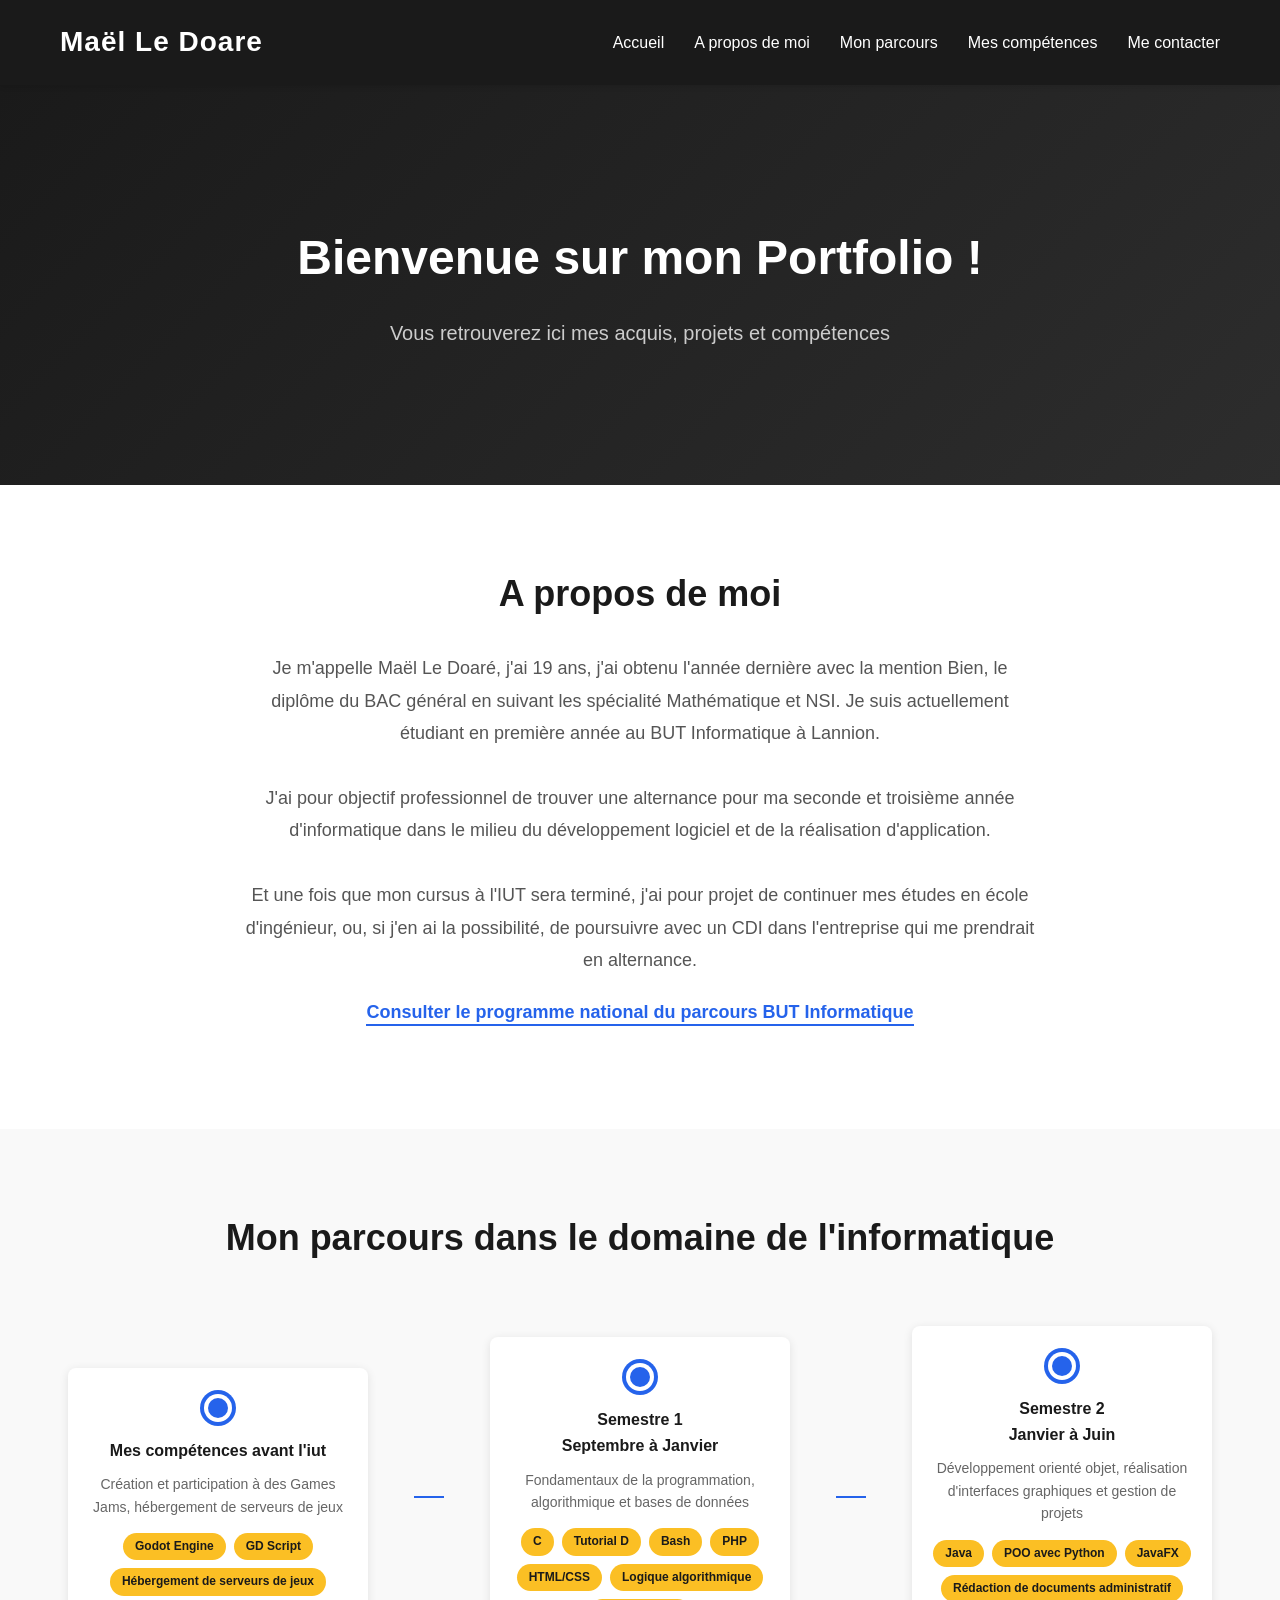
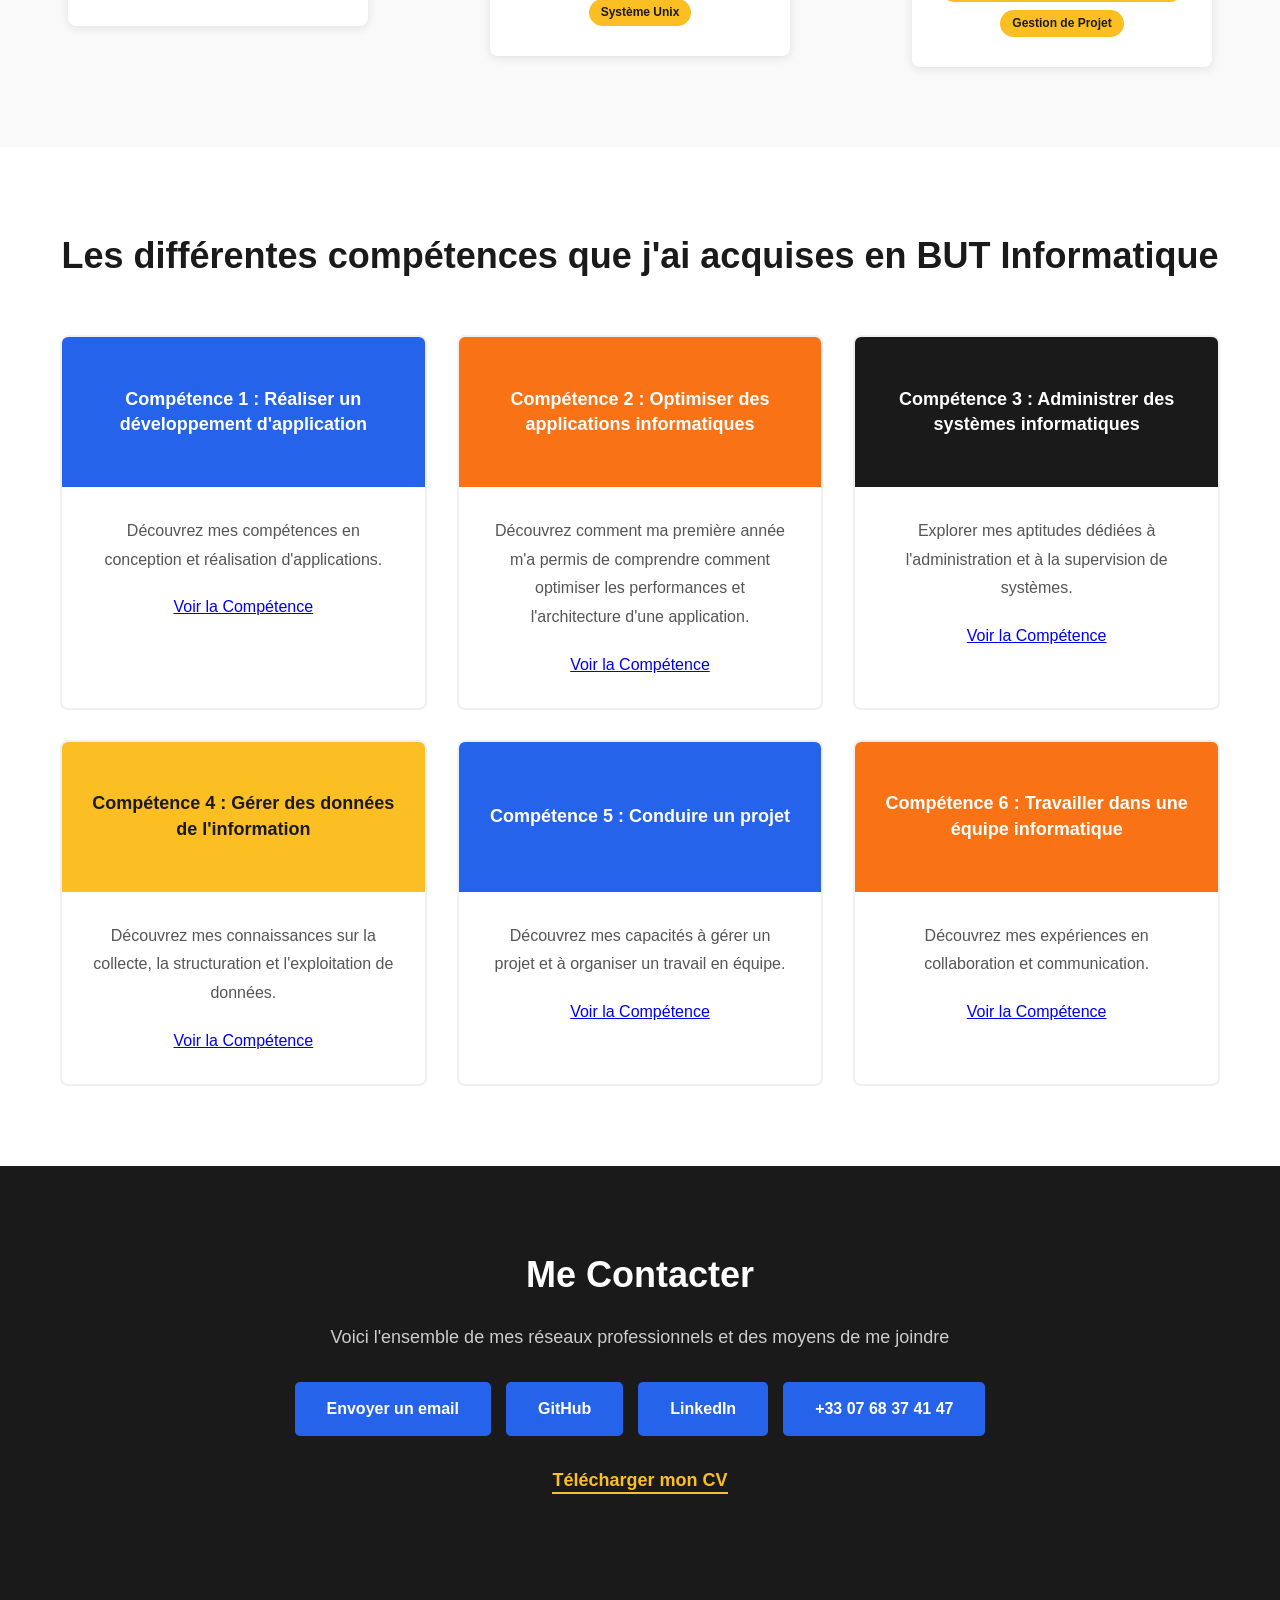
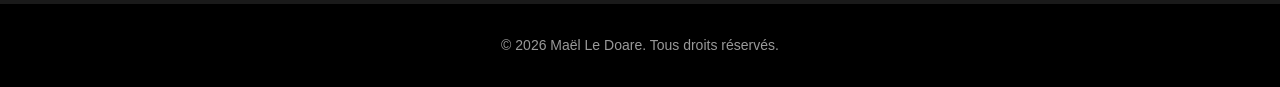
<file: index.html>
<!DOCTYPE html>
<html lang="en">
<head>
    <meta charset="UTF-8">
    <meta name="viewport" content="width=device-width, initial-scale=1.0">
    <title>Portfolio Maël Le Doare</title>
    <link rel="stylesheet" href="styles.css">
</head>
<body>
    <!-- Header -->
    <header class="header">
        <div class="container">
            <h1 class="logo">Maël Le Doare</h1>
            <nav class="nav">
                <ul>
                    <li><a href="#home">Accueil</a></li>
                    <li><a href="#about">A propos de moi</a></li>
                    <li><a href="#timeline">Mon parcours</a></li>
                    <li><a href="#portfolio">Mes compétences</a></li>
                    <li><a href="#contact">Me contacter</a></li>
                </ul>
            </nav>
        </div>
    </header>

    <!-- Main Content -->
    <main>
        <!-- Hero Section -->
        <section id="home" class="hero">
            <div class="container">
                <h2>Bienvenue sur mon Portfolio !</h2>
                <p>Vous retrouverez ici mes acquis, projets et compétences</p>
            </div>
        </section>

        <!-- About Section -->
        <section id="about" class="about">
            <div class="container">
                <h2>A propos de moi</h2>
                <p>Je m'appelle Maël Le Doaré, j'ai 19 ans, j'ai obtenu l'année dernière avec la mention Bien, le diplôme du BAC général en suivant les spécialité Mathématique et NSI. Je suis actuellement étudiant en première année au BUT Informatique à Lannion.<br><br>J'ai pour objectif professionnel de trouver une alternance pour ma seconde et troisième année d'informatique dans le milieu du développement logiciel et de la réalisation d'application.<br><br>Et une fois que mon cursus à l'IUT sera terminé, j'ai pour projet de continuer mes études en école d'ingénieur, ou, si j'en ai la possibilité, de poursuivre avec un CDI dans l'entreprise qui me prendrait en alternance.</p>
                <p class="formation-link"><a href="pdfs/annexe-2-licence-professionnelle-bachelor-universitaire-de-technologie-informatique-29016.pdfs">Consulter le programme national du parcours BUT Informatique</a></p>
            </div>
        </section>

        <!-- Timeline Section -->
        <section id="timeline" class="timeline-section">
            <div class="container">
                <h2>Mon parcours dans le domaine de l'informatique</h2>
                <div class="horizontal-timeline">
                    <div class="timeline-item">
                        <div class="timeline-dot"></div>
                        <h3>Mes compétences avant l'iut</h3>
                        <p>Création et participation à des Games Jams, hébergement de serveurs de jeux</p>
                        <ul class="timeline-tags">
                            <li>Godot Engine</li>
                            <li>GD Script</li>
                            <li>Hébergement de serveurs de jeux</li>
                        </ul>
                    </div>
                    <div class="timeline-connector"></div>
                    <div class="timeline-item">
                        <div class="timeline-dot"></div>
                        <h3>Semestre 1<br>Septembre à Janvier</h3>
                        <p>Fondamentaux de la programmation, algorithmique et bases de données</p>
                        <ul class="timeline-tags">
                            <li>C</li>
                            <li>Tutorial D</li>
                            <li>Bash</li>
                            <li>PHP</li>
                            <li>HTML/CSS</li>
                            <li>Logique algorithmique</li>
                            <li>Système Unix</li>
                        </ul>
                    </div>

                    <div class="timeline-connector"></div>

                    <div class="timeline-item">
                        <div class="timeline-dot"></div>
                        <h3>Semestre 2<br>Janvier à Juin</h3>
                        <p>Développement orienté objet, réalisation d'interfaces graphiques et gestion de projets</p>
                        <ul class="timeline-tags">
                            <li>Java</li>
                            <li>POO avec Python</li>
                            <li>JavaFX</li>
                            <li>Rédaction de documents administratif</li>
                            <li>Gestion de Projet</li>
                        </ul>
                    </div>
                </div>
            </div>
        </section>

        <!-- Portfolio Section -->
        <section id="portfolio" class="portfolio">
            <div class="container">
            <h2>Les différentes compétences que j'ai acquises en BUT Informatique</h2>
                <div class="portfolio-grid">
                    <div class="portfolio-item">
                        <div class="portfolio-header">
                            <h3>Compétence 1 : Réaliser un développement d'application</h3>
                        </div>
                        <div class="portfolio-content">
                            <p>Découvrez mes compétences en conception et réalisation d'applications.</p>
                            <a class="project-link" href="project1.html">Voir la Compétence</a>
                        </div>
                    </div>
                    <div class="portfolio-item">
                        <div class="portfolio-header">
                            <h3>Compétence 2 : Optimiser des applications informatiques</h3>
                        </div>
                        <div class="portfolio-content">
                            <p>Découvrez comment ma première année m'a permis de comprendre comment optimiser les performances et l'architecture d'une application.</p>
                            <a class="project-link" href="project2.html">Voir la Compétence</a>
                        </div>
                    </div>
                    <div class="portfolio-item">
                        <div class="portfolio-header">
                            <h3>Compétence 3 : Administrer des systèmes informatiques</h3>
                        </div>
                        <div class="portfolio-content">
                            <p>Explorer mes aptitudes dédiées à l'administration et à la supervision de systèmes.</p>
                            <a class="project-link" href="project3.html">Voir la Compétence</a>
                        </div>
                    </div>
                    <div class="portfolio-item">
                        <div class="portfolio-header">
                            <h3>Compétence 4 : Gérer des données de l'information</h3>
                        </div>
                        <div class="portfolio-content">
                            <p>Découvrez mes connaissances sur la collecte, la structuration et l'exploitation de données.</p>
                            <a class="project-link" href="project4.html">Voir la Compétence</a>
                        </div>
                    </div>
                    <div class="portfolio-item">
                        <div class="portfolio-header">
                            <h3>Compétence 5 : Conduire un projet</h3>
                        </div>
                        <div class="portfolio-content">
                            <p>Découvrez mes capacités à gérer un projet et à organiser un travail en équipe.</p>
                            <a class="project-link" href="project5.html">Voir la Compétence</a>
                        </div>
                    </div>
                    <div class="portfolio-item">
                        <div class="portfolio-header">
                            <h3>Compétence 6 : Travailler dans une équipe informatique</h3>
                        </div>
                        <div class="portfolio-content">
                            <p>Découvrez  mes expériences en collaboration et communication.</p>
                            <a class="project-link" href="project6.html">Voir la Compétence</a>
                        </div>
                    </div>
                </div>
            </div>
        </section>

        <!-- Contact Section -->
        <section id="contact" class="contact">
            <div class="container">
                <h2>Me Contacter</h2>
                <p>Voici l'ensemble de mes réseaux professionnels et des moyens de me joindre</p>
                <div class="contact-links">
                    <a href="mailto:mael.ledoare@etudiant.univ-rennes.fr" class="cta-button">Envoyer un email</a>
                    <a href="https://github.com/Mael-Le-Doare" class="cta-button">GitHub</a>
                    <a href="https://www.linkedin.com/in/ma%C3%ABl-le-doar%C3%A9-a1591b401/" class="cta-button">LinkedIn</a>
                    <a href="tel:0768374147" class="cta-button">+33 07 68 37 41 47</a>
                </div>
                <p class="cv-link"><a href="pdfs/CV_2026-03-26_Maël_Le Doaré.pdf">Télécharger mon CV</a></p>
            </div>
        </section>
    </main>

    <!-- Footer -->
    <footer class="footer">
        <div class="container">
            <p>&copy; 2026 Maël Le Doare. Tous droits réservés.</p>
        </div>
    </footer>
</body>
</html>
</file>
<file: styles.css>
/* Reset and Base Styles */
* {
    margin: 0;
    padding: 0;
    box-sizing: border-box;
}

body {
    font-family: 'Segoe UI', Tahoma, Geneva, Verdana, sans-serif;
    line-height: 1.6;
    color: #333;
    background-color: #f9f9f9;
}

.container {
    max-width: 1200px;
    margin: 0 auto;
    padding: 0 20px;
}

/* Header Styles */
.header {
    background-color: #1a1a1a;
    color: #fff;
    padding: 20px 0;
    position: sticky;
    top: 0;
    z-index: 100;
    box-shadow: 0 2px 5px rgba(0, 0, 0, 0.1);
}

.header .container {
    display: flex;
    justify-content: space-between;
    align-items: center;
}

.logo {
    font-size: 28px;
    font-weight: bold;
    letter-spacing: 1px;
}

.nav ul {
    display: flex;
    list-style: none;
    gap: 30px;
}

.nav a {
    color: #fff;
    text-decoration: none;
    font-weight: 500;
    transition: color 0.3s ease;
    position: relative;
}

.nav a:hover {
    color: #fbbf24;
}

.nav a::after {
    content: '';
    position: absolute;
    bottom: -5px;
    left: 0;
    width: 0;
    height: 2px;
    background-color: #fbbf24;
    transition: width 0.3s ease;
}

.nav a:hover::after {
    width: 100%;
}

/* Hero Section */
.hero {
    background: linear-gradient(135deg, #1a1a1a 0%, #2d2d2d 100%);
    color: #fff;
    padding: 100px 20px;
    text-align: center;
    min-height: 400px;
    display: flex;
    align-items: center;
    justify-content: center;
}

.hero h2 {
    font-size: 48px;
    margin-bottom: 20px;
}

.hero p {
    font-size: 20px;
    color: #ccc;
}

/* About Section */
.about {
    padding: 80px 20px;
    background-color: #fff;
    text-align: center;
}

.about h2 {
    font-size: 36px;
    margin-bottom: 30px;
    color: #1a1a1a;
}

.about p {
    font-size: 18px;
    max-width: 800px;
    margin: 0 auto 20px auto;
    color: #555;
    line-height: 1.8;
}

.formation-link {
    margin-top: 30px;
}

.formation-link a {
    color: #2563eb;
    text-decoration: none;
    font-weight: 600;
    transition: color 0.3s ease;
    border-bottom: 2px solid #2563eb;
    padding-bottom: 2px;
}

.formation-link a:hover {
    color: #1e40af;
    border-bottom-color: #1e40af;
}

/* Timeline Section */
.timeline-section {
    padding: 80px 20px;
    background-color: #f9f9f9;
}

.timeline-section h2 {
    text-align: center;
    font-size: 36px;
    margin-bottom: 60px;
    color: #1a1a1a;
}

.horizontal-timeline {
    display: flex;
    align-items: center;
    justify-content: space-around;
    gap: 20px;
    flex-wrap: wrap;
    position: relative;
}

.timeline-item {
    flex: 1;
    min-width: 250px;
    max-width: 300px;
    text-align: center;
    background-color: #fff;
    padding: 30px 20px;
    border-radius: 8px;
    box-shadow: 0 2px 10px rgba(0, 0, 0, 0.1);
    position: relative;
}

.timeline-dot {
    width: 20px;
    height: 20px;
    background-color: #2563eb;
    border-radius: 50%;
    margin: 0 auto 20px auto;
    box-shadow: 0 0 0 4px #fff, 0 0 0 8px #2563eb;
}

.timeline-item h3 {
    font-size: 16px;
    margin-bottom: 10px;
    color: #1a1a1a;
    font-weight: 600;
}

.timeline-item p {
    font-size: 14px;
    color: #666;
    margin-bottom: 15px;
}

.timeline-tags {
    display: flex;
    gap: 8px;
    list-style: none;
    flex-wrap: wrap;
    justify-content: center;
}

.timeline-tags li {
    display: inline-block;
    background-color: #fbbf24;
    color: #1a1a1a;
    padding: 4px 12px;
    border-radius: 20px;
    font-size: 12px;
    font-weight: 600;
}

.timeline-connector {
    width: 30px;
    height: 2px;
    background-color: #2563eb;
    margin: 0 10px;
}

@media (max-width: 768px) {
    .horizontal-timeline {
        flex-direction: column;
    }

    .timeline-connector {
        width: 2px;
        height: 30px;
        margin: 10px 0;
    }
}

/* Portfolio Section */
.portfolio {
    padding: 80px 20px;
    background-color: #fff;
}

.portfolio h2 {
    text-align: center;
    font-size: 36px;
    margin-bottom: 50px;
    color: #1a1a1a;
}

.portfolio-grid {
    display: grid;
    grid-template-columns: repeat(auto-fit, minmax(300px, 1fr));
    gap: 30px;
}

.portfolio-item {
    background-color: #fff;
    border-radius: 8px;
    overflow: hidden;
    transition: transform 0.3s ease, box-shadow 0.3s ease;
    cursor: pointer;
    border: 2px solid #f0f0f0;
}

.portfolio-item:nth-child(1) .portfolio-header {
    background-color: #2563eb;
}

.portfolio-item:nth-child(2) .portfolio-header {
    background-color: #f97316;
}

.portfolio-item:nth-child(3) .portfolio-header {
    background-color: #1a1a1a;
}

.portfolio-item:nth-child(4) .portfolio-header {
    background-color: #fbbf24;
    color: #1a1a1a;
}

.portfolio-item:nth-child(5) .portfolio-header {
    background-color: #2563eb;
}

.portfolio-item:nth-child(6) .portfolio-header {
    background-color: #f97316;
}

.portfolio-item:hover {
    transform: translateY(-10px);
    box-shadow: 0 10px 30px rgba(0, 0, 0, 0.2);
}

.portfolio-content {
    padding: 30px;
    text-align: center;
    color: #555;
}

.portfolio-content p {
    margin-bottom: 20px;
    line-height: 1.8;
}

.portfolio-header {
    padding: 40px 20px;
    color: #fff;
    text-align: center;
    min-height: 150px;
    display: flex;
    align-items: center;
    justify-content: center;
}

.portfolio-header h3 {
    font-size: 18px;
    font-weight: 600;
    line-height: 1.4;
}

/* Contact Section */
.contact {
    padding: 80px 20px;
    background-color: #1a1a1a;
    color: #fff;
    text-align: center;
}

.contact h2 {
    font-size: 36px;
    margin-bottom: 20px;
}

.contact p {
    font-size: 18px;
    color: #ccc;
    margin-bottom: 30px;
}

.contact-links {
    display: flex;
    gap: 15px;
    justify-content: center;
    flex-wrap: wrap;
    margin-bottom: 30px;
}

.cta-button {
    display: inline-block;
    padding: 12px 30px;
    background-color: #2563eb;
    color: #fff;
    text-decoration: none;
    border-radius: 5px;
    font-weight: 600;
    transition: background-color 0.3s ease, transform 0.3s ease;
    border: 2px solid #2563eb;
}

.cta-button:hover {
    background-color: #fbbf24;
    color: #1a1a1a;
    border-color: #fbbf24;
}

.cv-link {
    font-size: 16px;
}

.cv-link a {
    color: #fbbf24;
    text-decoration: none;
    font-weight: 600;
    transition: color 0.3s ease;
    border-bottom: 2px solid #fbbf24;
    padding-bottom: 2px;
}

.cv-link a:hover {
    color: #f97316;
    border-bottom-color: #f97316;
}

/* Footer */
.footer {
    background-color: #000;
    color: #fff;
    padding: 30px 20px;
    text-align: center;
}

.footer p {
    font-size: 14px;
    color: #999;
}

/* Responsive Design */
@media (max-width: 768px) {
    .nav ul {
        flex-direction: column;
        gap: 15px;
        font-size: 14px;
    }

    .header .container {
        flex-direction: column;
        gap: 20px;
    }

    .hero h2 {
        font-size: 32px;
    }

    .hero p {
        font-size: 16px;
    }

    .portfolio h2,
    .about h2,
    .contact h2,
    .timeline-section h2 {
        font-size: 28px;
    }

    .portfolio-grid {
        grid-template-columns: 1fr;
    }

    .timeline-item {
        min-width: 100%;
        max-width: 100%;
    }

    .contact-links {
        flex-direction: column;
    }
}

@media (max-width: 480px) {
    .logo {
        font-size: 20px;
    }

    .nav ul {
        gap: 10px;
    }

    .hero h2 {
        font-size: 24px;
    }

    .portfolio-header h3,
    .about p,
    .contact p {
        font-size: 16px;
    }

    .portfolio-header {
        min-height: 120px;
        padding: 30px 15px;
    }
}
</file>
